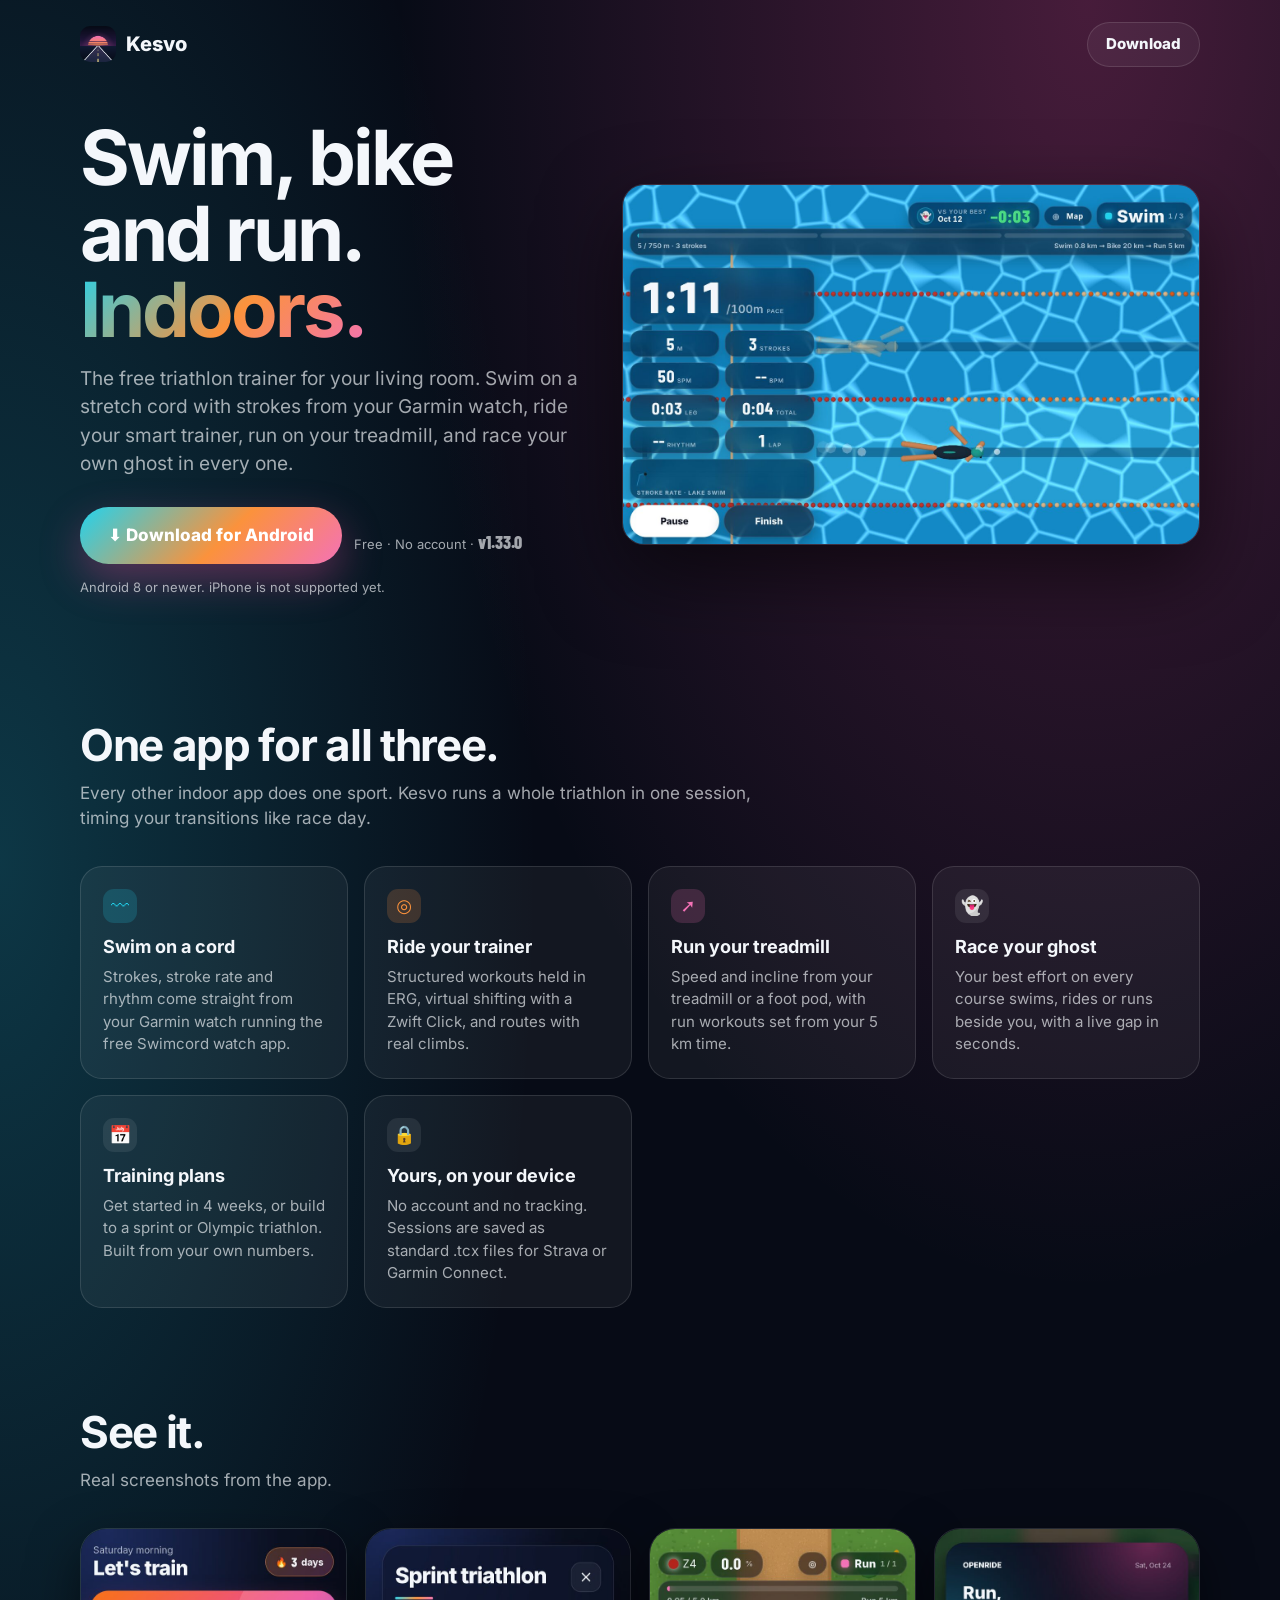
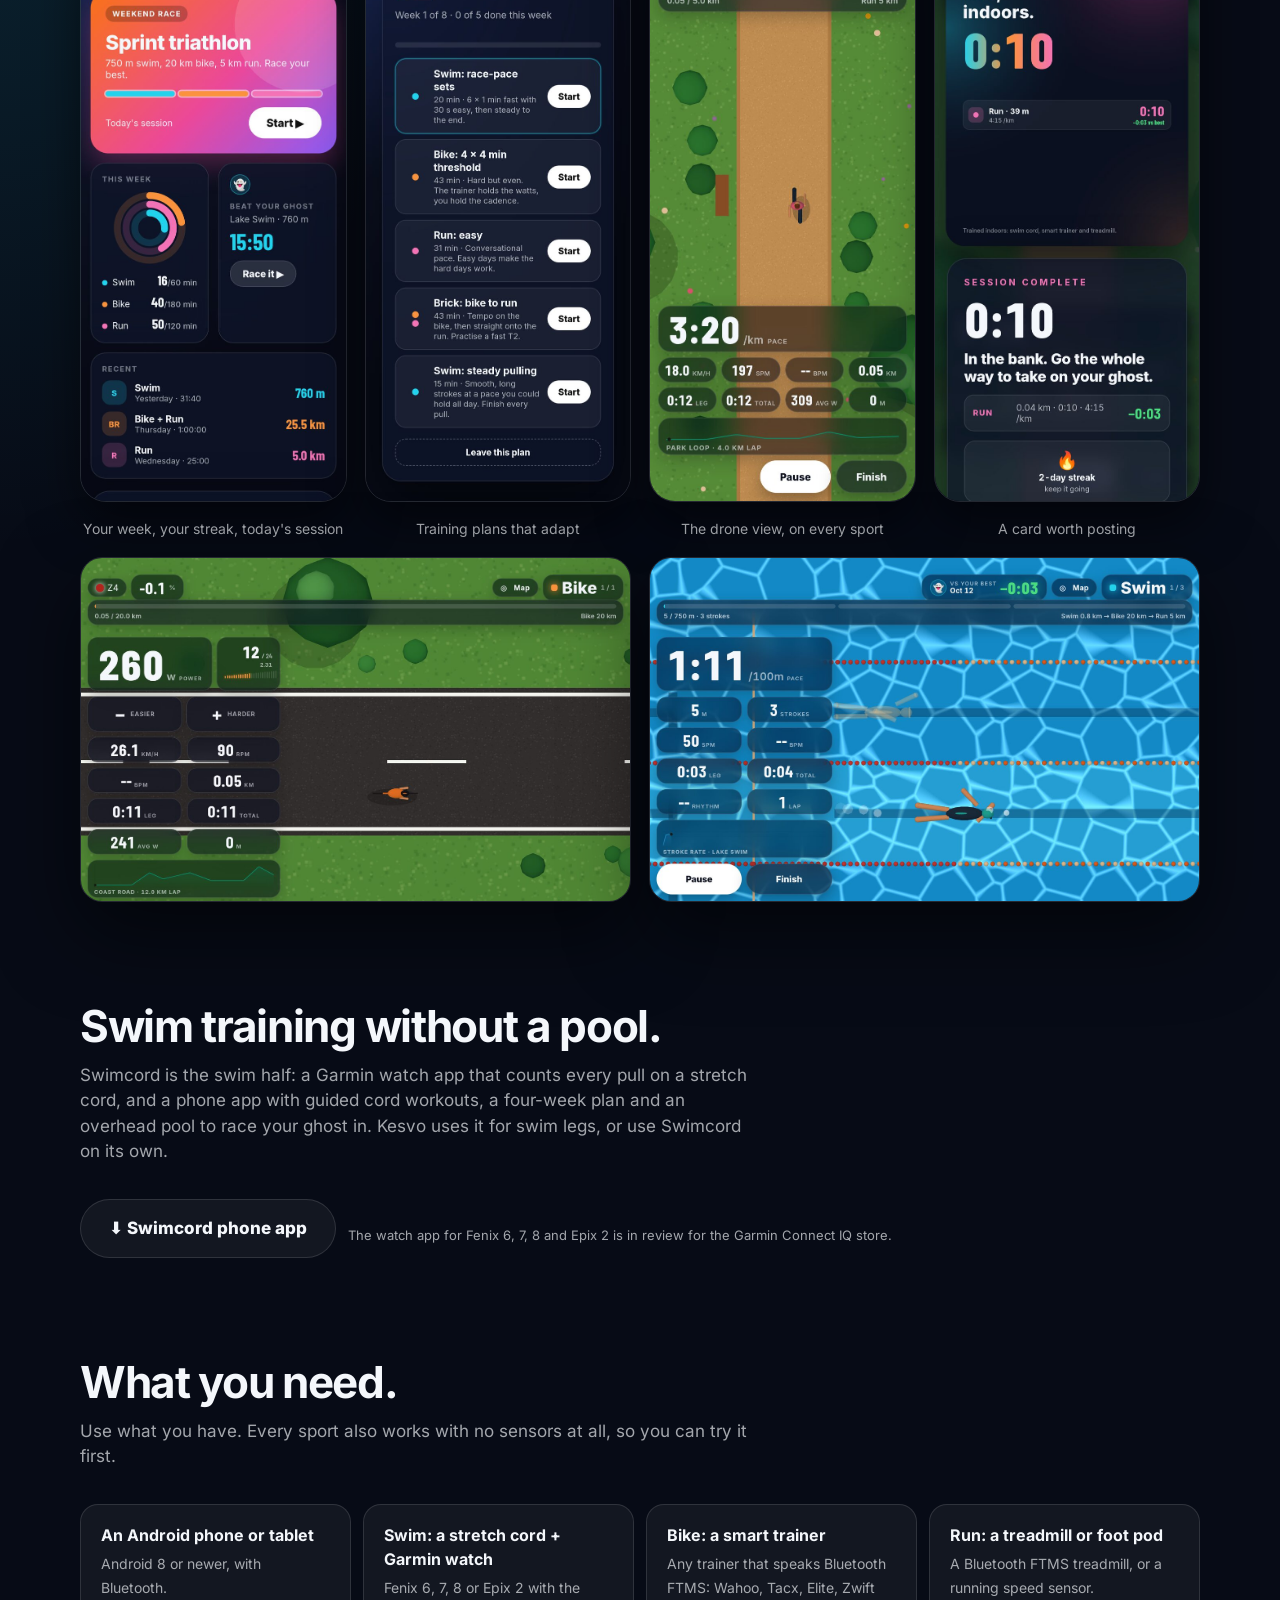
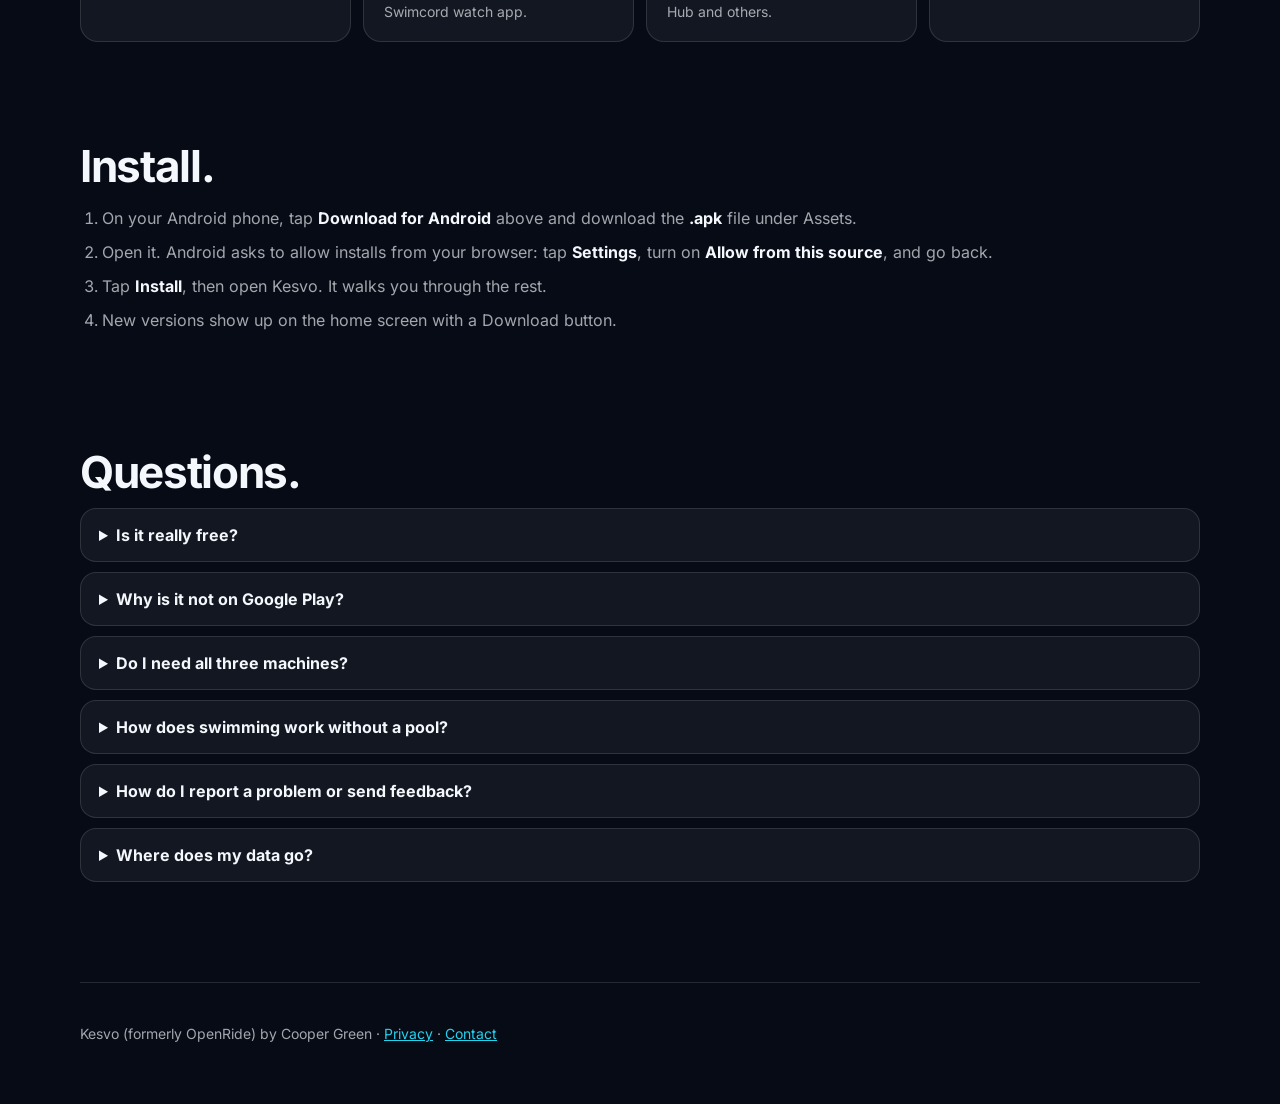
<file: index.html>
<!doctype html>
<html lang="en">
<head>
<meta charset="utf-8">
<meta name="viewport" content="width=device-width, initial-scale=1">
<title>Kesvo: swim, bike and run indoors</title>
<meta name="description" content="Free triathlon training indoors: swim on a stretch cord with your Garmin watch, ride your smart trainer, run on your treadmill, and race your own ghost.">
<meta property="og:title" content="Kesvo: swim, bike and run indoors">
<meta property="og:description" content="Free indoor triathlon training with ghost racing, training plans and share cards.">
<meta property="og:image" content="https://csgreen3.github.io/kesvo/img/swim-tablet.jpg">
<link rel="icon" href="icon.png">
<style>
  @font-face { font-family: Inter; font-weight: 400 800; src: url(fonts/Inter-400-800.woff2) format('woff2'); font-display: swap; }
  @font-face { font-family: 'Barlow Condensed'; font-weight: 800; src: url(fonts/BarlowCondensed-800.woff2) format('woff2'); font-display: swap; }
  :root { --swim: #22d3ee; --bike: #fb923c; --run: #f472b6; --brand: linear-gradient(135deg, var(--swim), var(--bike) 55%, var(--run));
          --text: #f4f7fb; --dim: rgba(244,247,251,.66); --line: rgba(255,255,255,.12); --card: rgba(255,255,255,.05); }
  * { box-sizing: border-box; }
  body { margin: 0; font-family: Inter, system-ui, sans-serif; color: var(--text); line-height: 1.5;
         background: radial-gradient(90% 50% at 85% 0%, rgba(236,72,153,.28), transparent 60%),
                     radial-gradient(70% 50% at 0% 20%, rgba(34,211,238,.22), transparent 60%), #070b16; }
  a { color: var(--swim); }
  .wrap { width: min(1120px, 100% - 40px); margin: 0 auto; }
  header { display: flex; align-items: center; justify-content: space-between; padding: 22px 0; }
  .logo { display: flex; align-items: center; gap: 10px; font-weight: 800; font-size: 20px; }
  .logo img { width: 36px; height: 36px; border-radius: 10px; }
  .hero { display: grid; gap: 40px; align-items: center; padding: 30px 0 60px; }
  @media (min-width: 900px) { .hero { grid-template-columns: 1fr 1.15fr; } }
  h1 { font-size: clamp(42px, 7vw, 76px); line-height: 1; letter-spacing: -.04em; margin: 0 0 18px; }
  .grad { background: var(--brand); -webkit-background-clip: text; background-clip: text; color: transparent; }
  .lead { font-size: 19px; color: var(--dim); margin: 0 0 28px; max-width: 34em; }
  .btn { display: inline-flex; align-items: center; gap: 10px; padding: 16px 28px; border-radius: 999px; font-weight: 800;
         text-decoration: none; font-size: 17px; }
  .btn.main { background: var(--brand); color: #fff; box-shadow: 0 16px 40px rgba(236,72,153,.35); }
  .btn.quiet { color: var(--text); border: 1px solid var(--line); background: var(--card); }
  .btns { display: flex; flex-wrap: wrap; gap: 12px; align-items: center; }
  .small { font-size: 13px; color: var(--dim); margin-top: 14px; }
  .shot { width: 100%; border-radius: 22px; box-shadow: 0 30px 80px rgba(0,0,0,.55); border: 1px solid var(--line); display: block; }
  section { padding: 50px 0; }
  h2 { font-size: clamp(30px, 4vw, 44px); letter-spacing: -.03em; margin: 0 0 12px; line-height: 1.1; }
  .sub { color: var(--dim); font-size: 17px; margin: 0 0 34px; max-width: 40em; }
  .features { display: grid; gap: 16px; grid-template-columns: repeat(auto-fit, minmax(240px, 1fr)); }
  .feature { padding: 22px; border-radius: 22px; background: var(--card); border: 1px solid var(--line); }
  .feature b { display: block; font-size: 18px; margin: 10px 0 6px; }
  .feature p { margin: 0; color: var(--dim); font-size: 15px; }
  .dot { width: 34px; height: 34px; border-radius: 11px; display: grid; place-items: center; font-size: 18px; }
  .phones { display: grid; gap: 18px; grid-template-columns: repeat(auto-fit, minmax(200px, 1fr)); align-items: start; }
  .phones img { width: 100%; border-radius: 26px; border: 1px solid var(--line); box-shadow: 0 20px 50px rgba(0,0,0,.5); }
  .phones figcaption { text-align: center; color: var(--dim); font-size: 14px; margin-top: 10px; }
  .wide { display: grid; gap: 18px; }
  @media (min-width: 900px) { .wide { grid-template-columns: 1fr 1fr; } }
  .kit { display: grid; gap: 12px; grid-template-columns: repeat(auto-fit, minmax(220px, 1fr)); }
  .kit div { padding: 18px 20px; border-radius: 18px; background: var(--card); border: 1px solid var(--line); }
  .kit b { display: block; margin-bottom: 4px; }
  .kit span { color: var(--dim); font-size: 14px; }
  ol.steps { padding-left: 22px; color: var(--dim); font-size: 16px; }
  ol.steps li { margin-bottom: 10px; }
  ol.steps b { color: var(--text); }
  details { border: 1px solid var(--line); border-radius: 16px; padding: 14px 18px; margin-bottom: 10px; background: var(--card); }
  summary { cursor: pointer; font-weight: 700; }
  details p { color: var(--dim); margin: 10px 0 0; }
  .version { font-family: 'Barlow Condensed', sans-serif; font-size: 18px; }
  footer { padding: 40px 0 60px; color: var(--dim); font-size: 14px; border-top: 1px solid var(--line); margin-top: 40px; }
</style>
</head>
<body>
<div class="wrap">
  <header>
    <div class="logo"><img src="icon.png" alt="">Kesvo</div>
    <a class="btn quiet" href="#download" style="padding:10px 18px;font-size:15px">Download</a>
  </header>

  <div class="hero">
    <div>
      <h1>Swim, bike and run.<br><span class="grad">Indoors.</span></h1>
      <p class="lead">The free triathlon trainer for your living room. Swim on a stretch cord with strokes from your Garmin watch,
        ride your smart trainer, run on your treadmill, and race your own ghost in every one.</p>
      <div class="btns" id="download">
        <a class="btn main" id="apk" href="https://github.com/csgreen3/kesvo/releases/latest">⬇ Download for Android</a>
        <span class="small">Free · No account · <span class="version" id="ver">v1.23</span></span>
      </div>
      <p class="small">Android 8 or newer. iPhone is not supported yet.</p>
    </div>
    <img class="shot" src="img/swim-tablet.jpg" alt="Swim leg seen from above: a pool lane, the swimmer mid-stroke and a ghost in the next lane, with pace, strokes and stroke rate on the left">
  </div>
</div>

<section>
  <div class="wrap">
    <h2>One app for all three.</h2>
    <p class="sub">Every other indoor app does one sport. Kesvo runs a whole triathlon in one session, timing your transitions like race day.</p>
    <div class="features">
      <div class="feature"><div class="dot" style="background:rgba(34,211,238,.18);color:var(--swim)">〰</div>
        <b>Swim on a cord</b><p>Strokes, stroke rate and rhythm come straight from your Garmin watch running the free Swimcord watch app.</p></div>
      <div class="feature"><div class="dot" style="background:rgba(251,146,60,.18);color:var(--bike)">◎</div>
        <b>Ride your trainer</b><p>Structured workouts held in ERG, virtual shifting with a Zwift Click, and routes with real climbs.</p></div>
      <div class="feature"><div class="dot" style="background:rgba(244,114,182,.18);color:var(--run)">➚</div>
        <b>Run your treadmill</b><p>Speed and incline from your treadmill or a foot pod, with run workouts set from your 5 km time.</p></div>
      <div class="feature"><div class="dot" style="background:rgba(255,255,255,.08)">👻</div>
        <b>Race your ghost</b><p>Your best effort on every course swims, rides or runs beside you, with a live gap in seconds.</p></div>
      <div class="feature"><div class="dot" style="background:rgba(255,255,255,.08)">📅</div>
        <b>Training plans</b><p>Get started in 4 weeks, or build to a sprint or Olympic triathlon. Built from your own numbers.</p></div>
      <div class="feature"><div class="dot" style="background:rgba(255,255,255,.08)">🔒</div>
        <b>Yours, on your device</b><p>No account and no tracking. Sessions are saved as standard .tcx files for Strava or Garmin Connect.</p></div>
    </div>
  </div>
</section>

<section>
  <div class="wrap">
    <h2>See it.</h2>
    <p class="sub">Real screenshots from the app.</p>
    <div class="phones">
      <figure style="margin:0"><img src="img/home-phone.jpg" alt="Home screen with weekly rings and today's session"><figcaption>Your week, your streak, today's session</figcaption></figure>
      <figure style="margin:0"><img src="img/plan-phone.jpg" alt="Sprint triathlon plan, week 1"><figcaption>Training plans that adapt</figcaption></figure>
      <figure style="margin:0"><img src="img/run-phone.jpg" alt="Run leg from above on a park path"><figcaption>The drone view, on every sport</figcaption></figure>
      <figure style="margin:0"><img src="img/finish-phone.jpg" alt="Finish screen with a share card"><figcaption>A card worth posting</figcaption></figure>
    </div>
    <div class="wide" style="margin-top:18px">
      <img class="shot" src="img/bike-tablet.jpg" alt="Bike leg on a tablet: power, gears and the road from above">
      <img class="shot" src="img/swim-tablet.jpg" alt="Swim leg on a tablet">
    </div>
  </div>
</section>

<section>
  <div class="wrap">
    <h2>Swim training without a pool.</h2>
    <p class="sub">Swimcord is the swim half: a Garmin watch app that counts every pull on a stretch cord, and a phone app with
      guided cord workouts, a four-week plan and an overhead pool to race your ghost in. Kesvo uses it for swim legs,
      or use Swimcord on its own.</p>
    <div class="btns">
      <a class="btn quiet" href="https://github.com/csgreen3/kesvo/releases/download/swimcord-v1.1.1/swimcord-1.1.1.apk">⬇ Swimcord phone app</a>
      <span class="small">The watch app for Fenix 6, 7, 8 and Epix 2 is in review for the Garmin Connect IQ store.</span>
    </div>
  </div>
</section>

<section>
  <div class="wrap">
    <h2>What you need.</h2>
    <p class="sub">Use what you have. Every sport also works with no sensors at all, so you can try it first.</p>
    <div class="kit">
      <div><b>An Android phone or tablet</b><span>Android 8 or newer, with Bluetooth.</span></div>
      <div><b>Swim: a stretch cord + Garmin watch</b><span>Fenix 6, 7, 8 or Epix 2 with the Swimcord watch app.</span></div>
      <div><b>Bike: a smart trainer</b><span>Any trainer that speaks Bluetooth FTMS: Wahoo, Tacx, Elite, Zwift Hub and others.</span></div>
      <div><b>Run: a treadmill or foot pod</b><span>A Bluetooth FTMS treadmill, or a running speed sensor.</span></div>
    </div>
  </div>
</section>

<section>
  <div class="wrap">
    <h2>Install.</h2>
    <ol class="steps">
      <li>On your Android phone, tap <b>Download for Android</b> above and download the <b>.apk</b> file under Assets.</li>
      <li>Open it. Android asks to allow installs from your browser: tap <b>Settings</b>, turn on <b>Allow from this source</b>, and go back.</li>
      <li>Tap <b>Install</b>, then open Kesvo. It walks you through the rest.</li>
      <li>New versions show up on the home screen with a Download button.</li>
    </ol>
  </div>
</section>

<section>
  <div class="wrap">
    <h2>Questions.</h2>
    <details><summary>Is it really free?</summary><p>Yes. No ads, no account, no trial. Paid extras may come later; what is free now stays free.</p></details>
    <details><summary>Why is it not on Google Play?</summary><p>It will be. Until then it is installed straight from this site, which is why Android asks for permission.</p></details>
    <details><summary>Do I need all three machines?</summary><p>No. Use any sport on its own, and any leg without its sensor using the on-screen controls.</p></details>
    <details><summary>How does swimming work without a pool?</summary><p>You pull on a stretch cord anchored in front of you, the way swimmers train on land. The Swimcord app on your Garmin watch counts every stroke from the watch's motion sensor and sends it to your phone over Bluetooth.</p></details>
    <details><summary>How do I report a problem or send feedback?</summary><p>In the app, Settings → Beta feedback. Or use the
      <a href="https://github.com/csgreen3/kesvo/issues/new/choose">feedback forms</a>, including one for telling us which trainer or treadmill you use.</p></details>
    <details><summary>Where does my data go?</summary><p>Nowhere. It stays on your device. See the <a href="privacy.html">privacy policy</a>.</p></details>
  </div>
</section>

<div class="wrap">
  <footer>
    Kesvo (formerly OpenRide) by Cooper Green · <a href="privacy.html">Privacy</a> · <a href="mailto:coopergreen10@gmail.com">Contact</a>
  </footer>
</div>

<script>
  // Point the button at the APK itself and show the current version.
  fetch('latest.json', { cache: 'no-store' }).then((r) => r.json()).then((m) => {
    if (m.apk) document.getElementById('apk').href = m.apk;
    if (m.version) document.getElementById('ver').textContent = 'v' + m.version;
  }).catch(() => {});
</script>
</body>
</html>
</file>
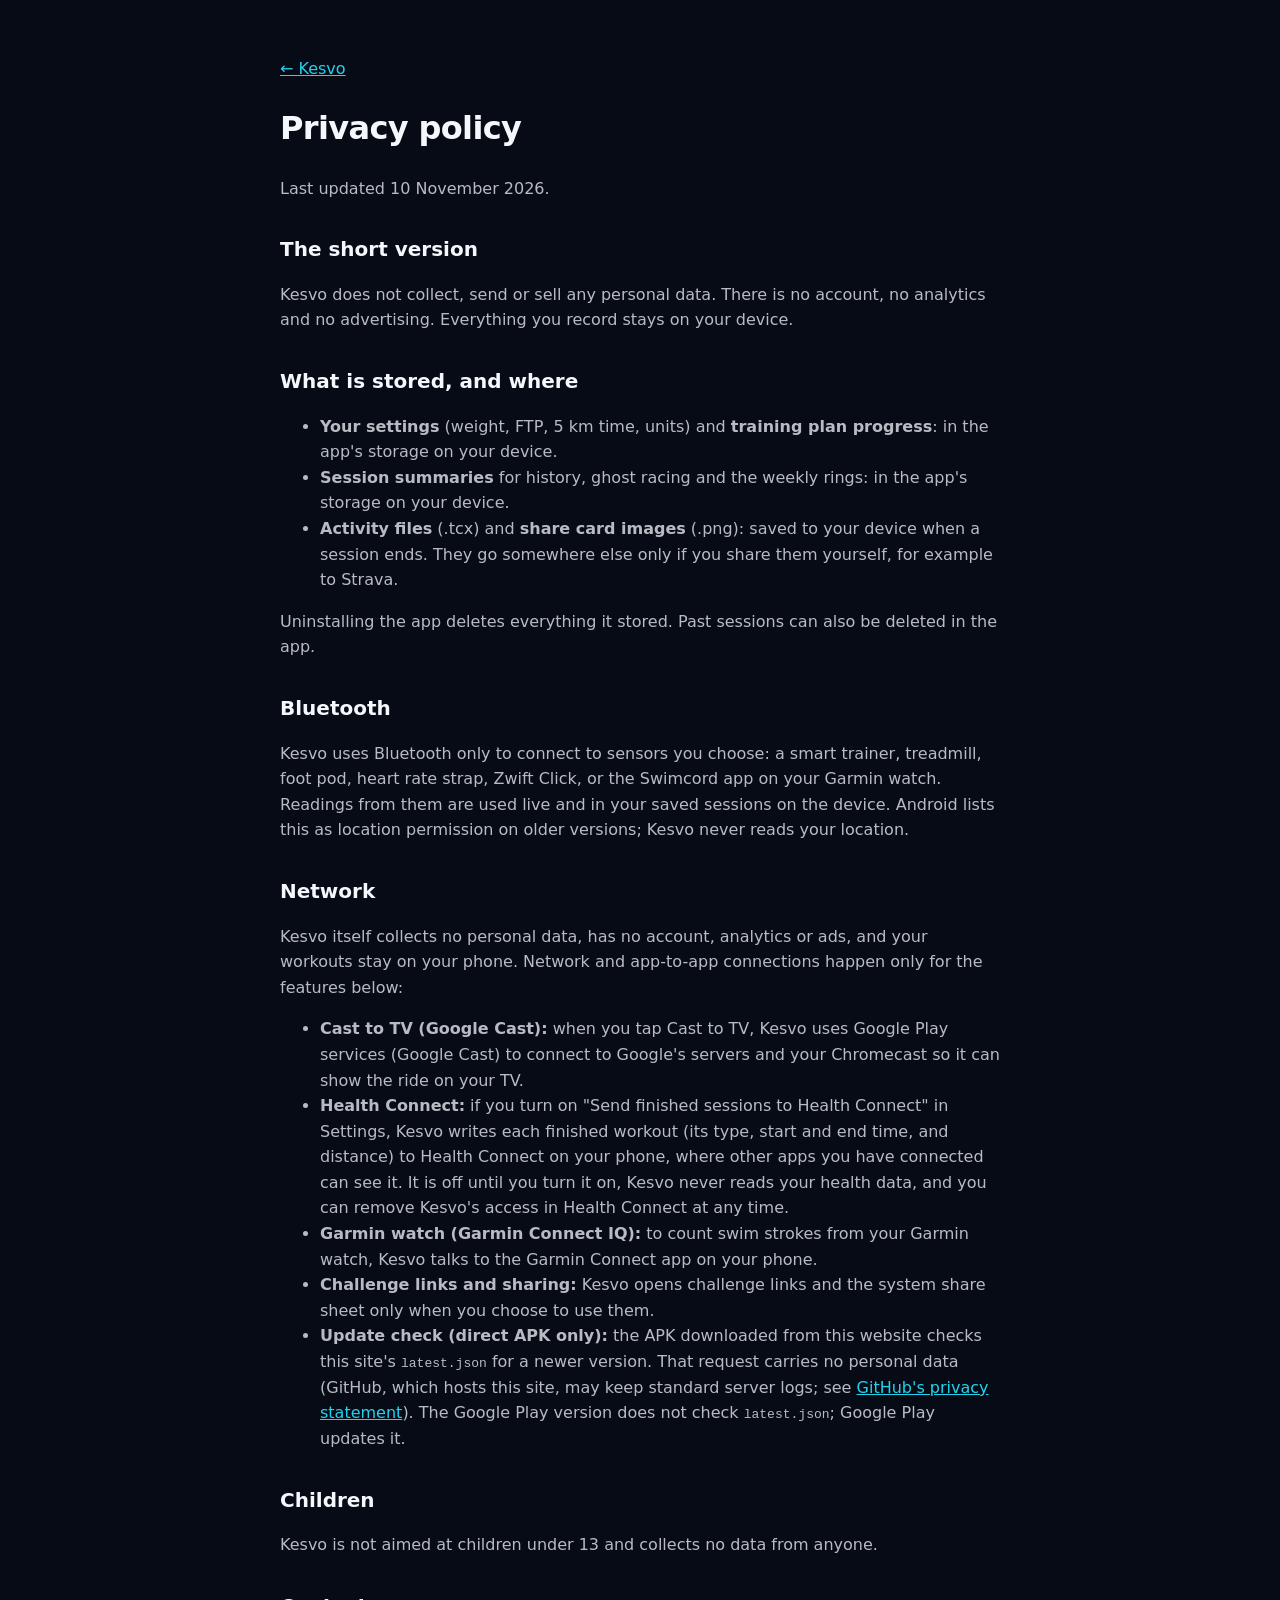
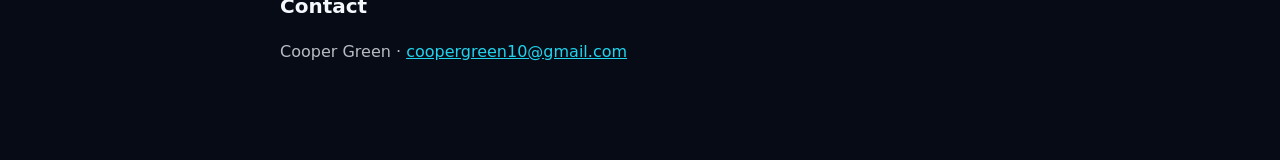
<file: privacy.html>
<!doctype html>
<html lang="en">
<head>
<meta charset="utf-8">
<meta name="viewport" content="width=device-width, initial-scale=1">
<title>Kesvo privacy policy</title>
<style>
  body { margin: 0; font-family: Inter, system-ui, sans-serif; background: #070b16; color: #f4f7fb; line-height: 1.6; }
  .wrap { width: min(720px, 100% - 40px); margin: 0 auto; padding: 40px 0 80px; }
  h1 { letter-spacing: -.02em; } h2 { margin-top: 32px; font-size: 20px; }
  p, li { color: rgba(244,247,251,.75); } a { color: #22d3ee; }
</style>
</head>
<body>
<div class="wrap">
  <p><a href="./">← Kesvo</a></p>
  <h1>Privacy policy</h1>
  <p>Last updated 10 November 2026.</p>

  <h2>The short version</h2>
  <p>Kesvo does not collect, send or sell any personal data. There is no account, no analytics and no advertising.
     Everything you record stays on your device.</p>

  <h2>What is stored, and where</h2>
  <ul>
    <li><b>Your settings</b> (weight, FTP, 5 km time, units) and <b>training plan progress</b>: in the app's storage on your device.</li>
    <li><b>Session summaries</b> for history, ghost racing and the weekly rings: in the app's storage on your device.</li>
    <li><b>Activity files</b> (.tcx) and <b>share card images</b> (.png): saved to your device when a session ends. They go
        somewhere else only if you share them yourself, for example to Strava.</li>
  </ul>
  <p>Uninstalling the app deletes everything it stored. Past sessions can also be deleted in the app.</p>

  <h2>Bluetooth</h2>
  <p>Kesvo uses Bluetooth only to connect to sensors you choose: a smart trainer, treadmill, foot pod, heart rate strap,
     Zwift Click, or the Swimcord app on your Garmin watch. Readings from them are used live and in your saved sessions on the device.
     Android lists this as location permission on older versions; Kesvo never reads your location.</p>

  <h2>Network</h2>
  <p>Kesvo itself collects no personal data, has no account, analytics or ads, and your workouts stay on your phone.
     Network and app-to-app connections happen only for the features below:</p>
  <ul>
    <li><b>Cast to TV (Google Cast):</b> when you tap Cast to TV, Kesvo uses Google Play services (Google Cast) to connect to
        Google's servers and your Chromecast so it can show the ride on your TV.</li>
    <li><b>Health Connect:</b> if you turn on "Send finished sessions to Health Connect" in Settings, Kesvo writes each
        finished workout (its type, start and end time, and distance) to Health Connect on your phone, where other apps
        you have connected can see it. It is off until you turn it on, Kesvo never reads your health data, and you can
        remove Kesvo's access in Health Connect at any time.</li>
    <li><b>Garmin watch (Garmin Connect IQ):</b> to count swim strokes from your Garmin watch, Kesvo talks to the Garmin Connect
        app on your phone.</li>
    <li><b>Challenge links and sharing:</b> Kesvo opens challenge links and the system share sheet only when you choose to use them.</li>
    <li><b>Update check (direct APK only):</b> the APK downloaded from this website checks this site's <code>latest.json</code> for a
        newer version. That request carries no personal data (GitHub, which hosts this site, may keep standard server logs; see
        <a href="https://docs.github.com/en/site-policy/privacy-policies/github-general-privacy-statement">GitHub's privacy statement</a>).
        The Google Play version does not check <code>latest.json</code>; Google Play updates it.</li>
  </ul>

  <h2>Children</h2>
  <p>Kesvo is not aimed at children under 13 and collects no data from anyone.</p>

  <h2>Contact</h2>
  <p>Cooper Green · <a href="mailto:coopergreen10@gmail.com">coopergreen10@gmail.com</a></p>
</div>
</body>
</html>
</file>
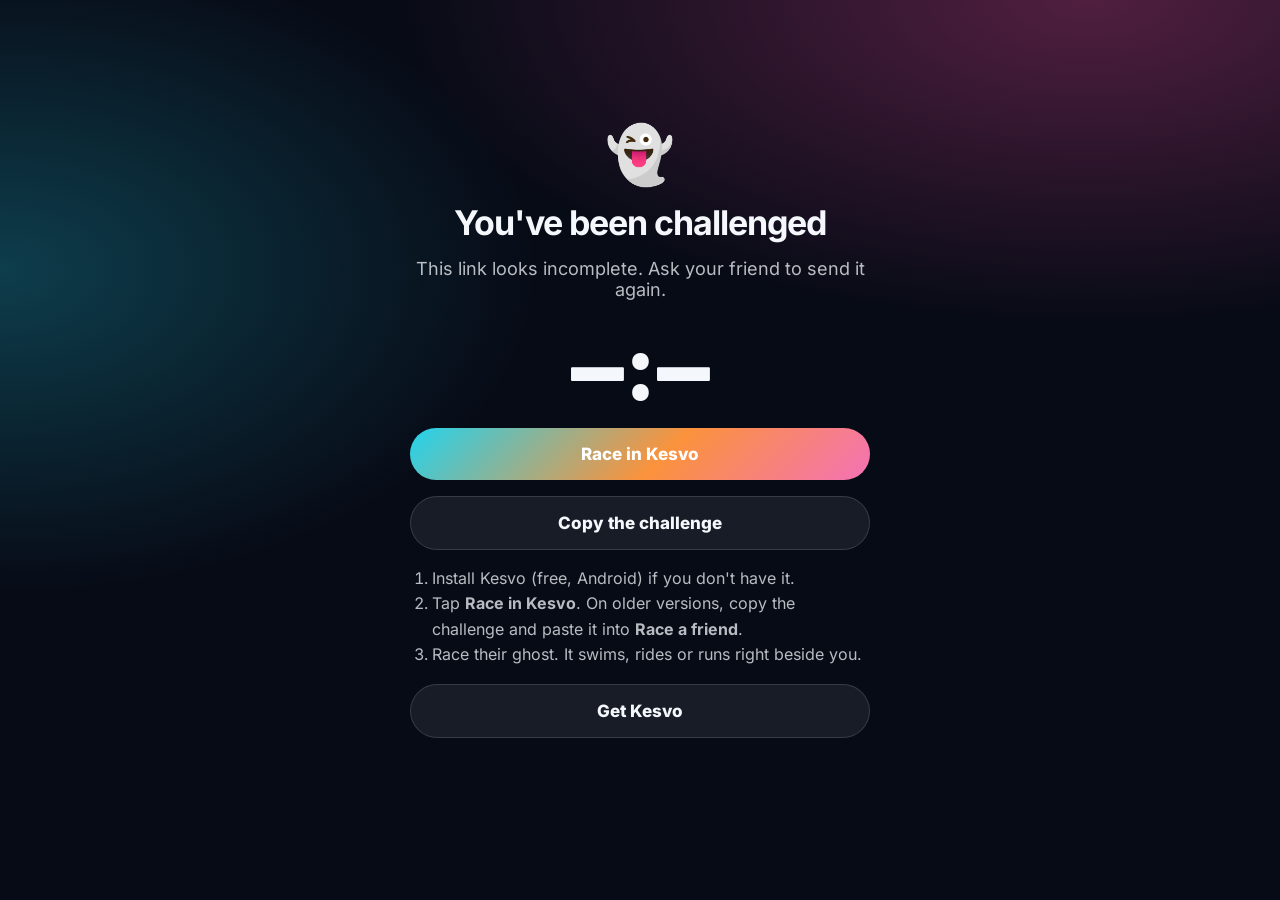
<file: race.html>
<!doctype html>
<html lang="en">
<head>
<meta charset="utf-8">
<meta name="viewport" content="width=device-width, initial-scale=1">
<title>You've been challenged · Kesvo</title>
<meta property="og:title" content="You've been challenged on Kesvo">
<meta property="og:description" content="Race a friend's ghost: swim, bike or run indoors.">
<meta property="og:image" content="https://csgreen3.github.io/kesvo/img/swim-tablet.jpg">
<link rel="icon" href="icon.png">
<style>
  @font-face { font-family: Inter; font-weight: 400 800; src: url(fonts/Inter-400-800.woff2) format('woff2'); }
  @font-face { font-family: 'Barlow Condensed'; font-weight: 800; src: url(fonts/BarlowCondensed-800.woff2) format('woff2'); }
  :root { --swim: #22d3ee; --bike: #fb923c; --run: #f472b6; --brand: linear-gradient(135deg, var(--swim), var(--bike) 55%, var(--run)); }
  * { box-sizing: border-box; }
  body { margin: 0; min-height: 100vh; display: grid; place-items: center; padding: 24px; font-family: Inter, system-ui, sans-serif; color: #f4f7fb;
         background: radial-gradient(90% 60% at 85% 0%, rgba(236,72,153,.32), transparent 60%),
                     radial-gradient(70% 60% at 0% 30%, rgba(34,211,238,.25), transparent 60%), #070b16; }
  .card { width: min(460px, 100%); display: grid; gap: 16px; text-align: center; }
  .ghost { font-size: 56px; }
  h1 { margin: 0; font-size: 34px; letter-spacing: -.03em; line-height: 1.1; }
  .what { font-size: 18px; color: rgba(244,247,251,.75); margin: 0; }
  .time { font-family: 'Barlow Condensed', sans-serif; font-size: 96px; font-weight: 800; line-height: 1; }
  .btn { display: block; padding: 16px; border-radius: 999px; font-weight: 800; font-size: 17px; text-decoration: none; border: 0; cursor: pointer; font-family: inherit; }
  .main { background: var(--brand); color: #fff; }
  .quiet { background: rgba(255,255,255,.07); color: #f4f7fb; border: 1px solid rgba(255,255,255,.14); }
  ol { text-align: left; color: rgba(244,247,251,.75); padding-left: 22px; margin: 0; line-height: 1.6; }
  .small { font-size: 13px; color: rgba(244,247,251,.55); }
</style>
</head>
<body>
<div class="card" id="card">
  <div class="ghost">👻</div>
  <h1 id="who">You've been challenged</h1>
  <p class="what" id="what">&nbsp;</p>
  <div class="time" id="time">--:--</div>
  <a class="btn main" id="open" href="#">Race in Kesvo</a>
  <button class="btn quiet" id="copy" type="button">Copy the challenge</button>
  <ol>
    <li>Install Kesvo (free, Android) if you don't have it.</li>
    <li>Tap <b>Race in Kesvo</b>. On older versions, copy the challenge and paste it into <b>Race a friend</b>.</li>
    <li>Race their ghost. It swims, rides or runs right beside you.</li>
  </ol>
  <a class="btn quiet" href="./">Get Kesvo</a>
  <p class="small" id="note"></p>
</div>
<script>
  // The same packing as the app's src/challenge.js.
  const NAME = { swim: 'Swim', bike: 'Bike', run: 'Run' };
  const hash = location.hash.match(/c=([A-Za-z0-9_-]+)/);
  const clock = (s) => { s = Math.round(s); const h = Math.floor(s / 3600), m = Math.floor(s % 3600 / 60), x = String(s % 60).padStart(2, '0');
    return h ? `${h}:${String(m).padStart(2, '0')}:${x}` : `${m}:${x}`; };
  try {
    const token = hash[1];
    const padded = token.replace(/-/g, '+').replace(/_/g, '/') + '==='.slice((token.length + 3) % 4);
    const p = JSON.parse(decodeURIComponent(escape(atob(padded))));
    const distance = p.s === 'swim' || p.m < 1000 ? `${p.m} m` : `${(p.m / 1000).toFixed(1)} km`;
    document.getElementById('who').textContent = `${p.n || 'A friend'} challenged you`;
    document.getElementById('what').textContent = `${NAME[p.s] ?? ''} ${distance} on ${p.r}`;
    document.getElementById('time').textContent = clock(p.t);
    document.title = `${p.n || 'A friend'} challenged you · Kesvo`;
    document.getElementById('open').href = `kesvo://race#c=${token}`;
  } catch {
    document.getElementById('what').textContent = 'This link looks incomplete. Ask your friend to send it again.';
    document.getElementById('copy').hidden = true;
    document.getElementById('open').hidden = true;
  }
  document.getElementById('copy').onclick = async () => {
    try {
      await navigator.clipboard.writeText(location.href);
      document.getElementById('note').textContent = 'Copied. Now paste it into Race a friend in Kesvo.';
    } catch {
      document.getElementById('note').textContent = 'Copy this page\'s address from your browser bar.';
    }
  };
</script>
</body>
</html>
</file>
